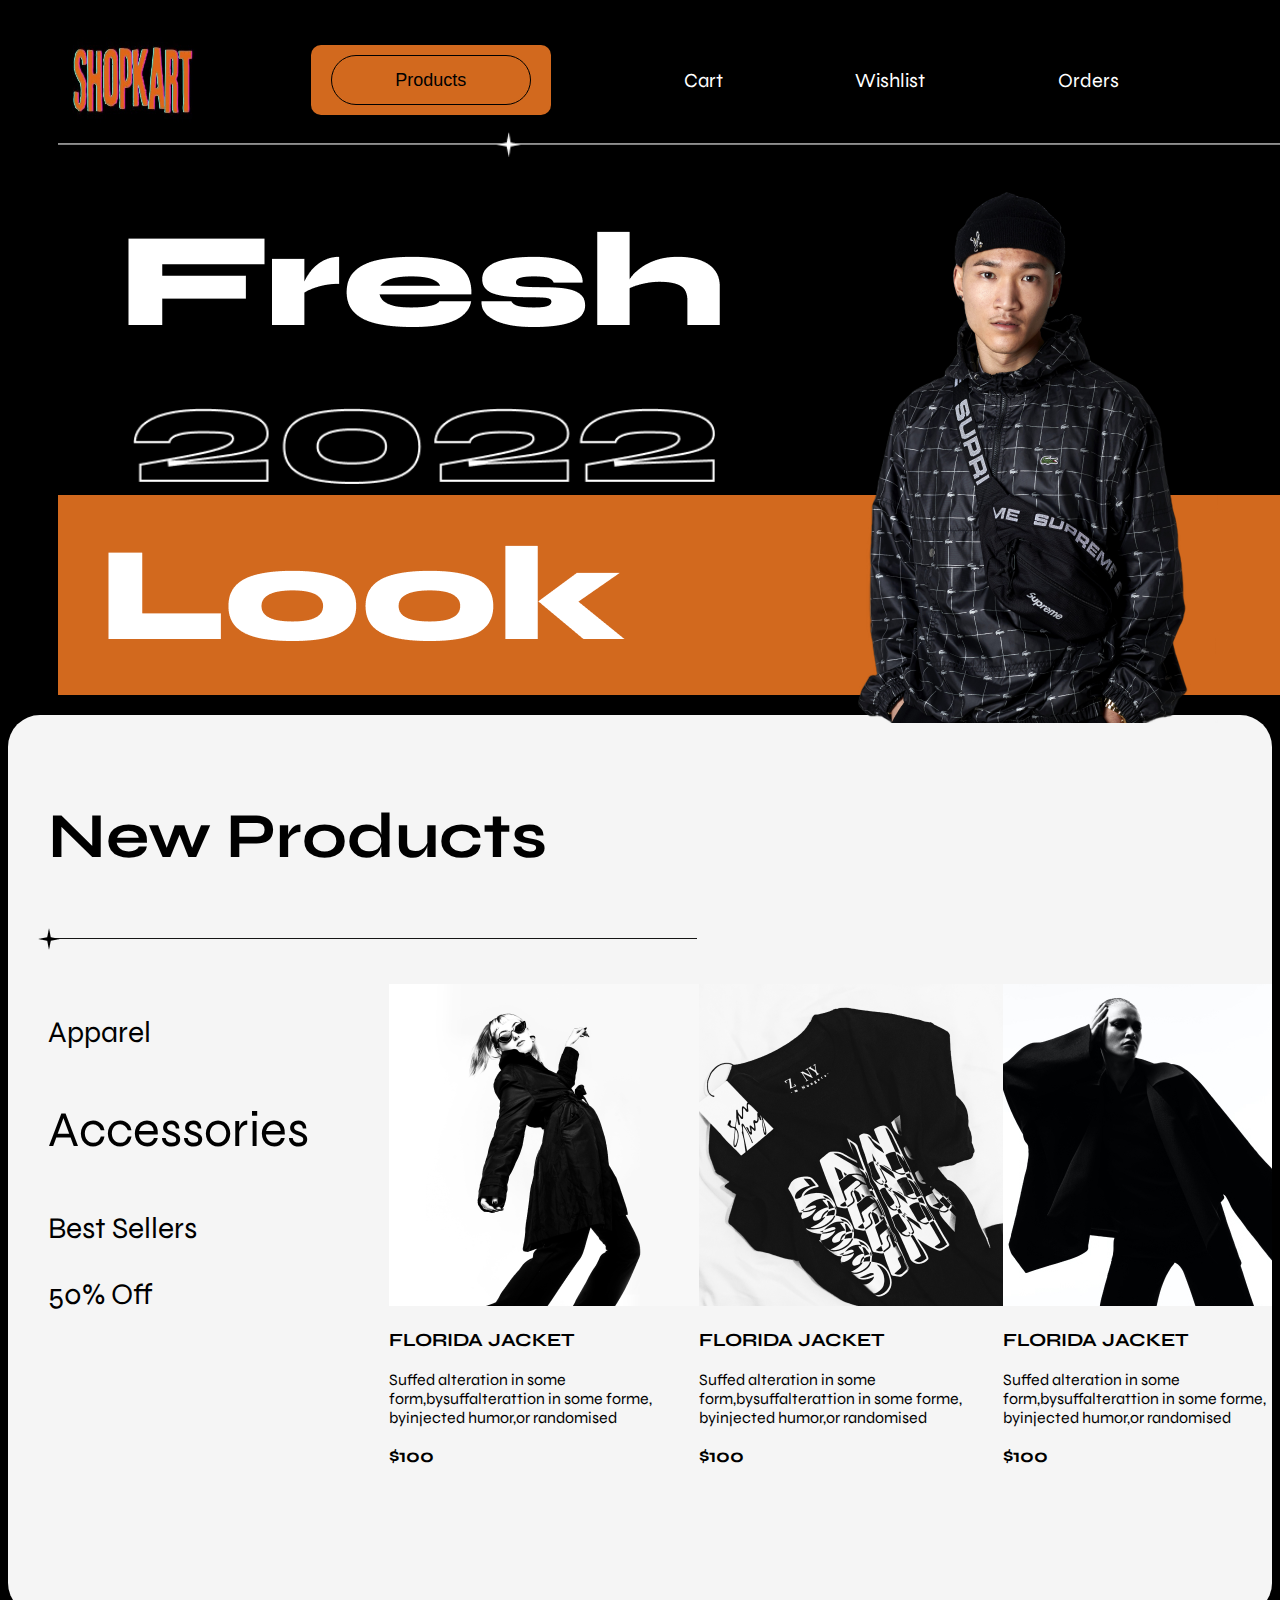
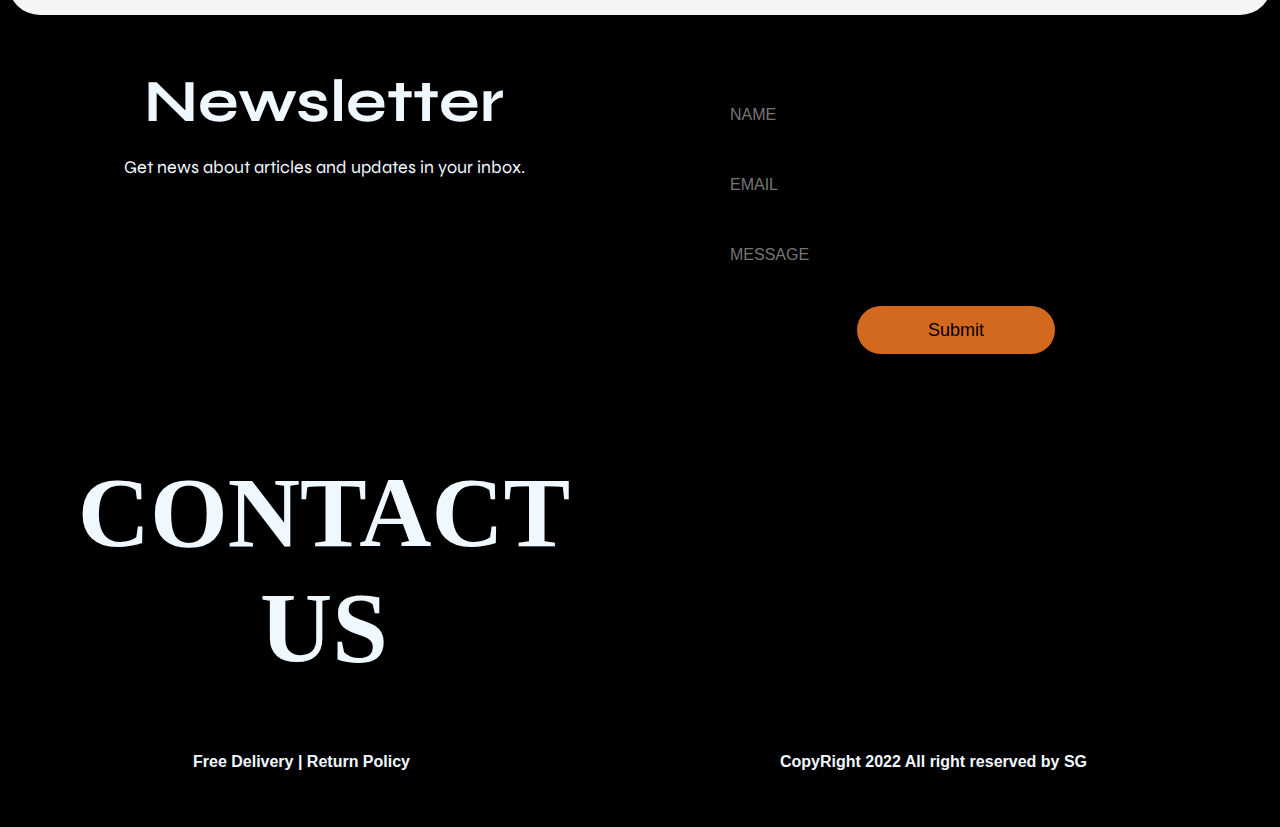
<file: index.html>
<!DOCTYPE html>
<html lang="en">
<head>
    <meta charset="UTF-8">
    <meta name="viewport" content="width=device-width, initial-scale=1.0">
    <link href="https://fonts.googleapis.com/css2?family=Syne:wght@400;500;600;700;800&display=swap" rel="stylesheet">
    <link rel="stylesheet" href="style.css">
    <title>ShopKart</title>
</head>
<body style="background-color: black;">
    <nav>
        <div class="scroll-up-btn">
            <i class="fas fa-angle-up"></i>
        </div>
        <div class="navTop">
            <div class="navitem">
                <img src="shopkart.jpg" alt="" class="gif">
            </div>
            <div class="navitem">
                <div class="search">
                    <form action="product.html" target="_blank" method = get>
                        <div class="ourproducts">
                            <input type="Submit" value="Products">
                             </div>
                    </form>    
                </div>
            </div>
            <div class="navitem">
                <span class="cart">Cart</span>
            </div>
            <div class="navitem">
                <span class="wishlist">Wishlist</span>
            </div>
            <div class="navitem">
                <span class="orders">Orders</span>
            </div>
        </br> 
            </div>
            <div class="line">
                <img src="Group 16.png" height="25px"   alt="">
         
            </div>
        </div>
       <div class="features">
       <img src="jessica-radanavong-IchPBHFD0pw-unsplash.png" align="right" alt="" class="featureimg">
        <img src="fresh.png" align="left" alt="" class="fresh">
        <img src="year.png" align="center" alt="" class="year">
        <img src="look.png" align="left" alt="" class="look">
       </div>
       <div class="shape"></div>
    </nav>
    <Section class="section-intro1">
        <header>
            <h1 id="product">New Products</h1>
            <div>
                <img src="Group 17.png" alt="">
            </div>
        </header>
        <section class="section-intro1-grid">

            <div class="section-intro1-grid-list">
                <ul type="none" class="list">
                    <li>
                        <p style="font-size: 30px;" style="margin: 30px;">Apparel</p>

                    </li>
                    <li>
                        <p style="font-size: 50px;" style="margin: 30px;">Accessories</p>

                    </li>
                    <li>
                        <p style="font-size: 30px;" style="margin: 30px;">Best Sellers</p>

                    </li>
                    <li>
                        <p style="font-size: 30px;" style="margin: 30px;">50% Off</p>

                    </li>
                </ul>
            </div>
            <div class="section-intro1-grid-images">
                <div class="imag1">
                    <img src="philipp-arlt-8EyB_RvaWtY-unsplash.png" alt="">
                    <div>
                        <h3>FLORIDA JACKET</h3>
                        <p>Suffed alteration in some form,bysuffalterattion in some forme, byinjected humor,or randomised</p>
                        <h3>$100</h3>
                    </div>

                </div>
                <div class="imag2">
                    <img src="zam-nungaray-acw3b7q6Ys0-unsplash.png" alt="">
                    <div>
                        <h3>FLORIDA JACKET</h3>
                        <p>Suffed alteration in some form,bysuffalterattion in some forme, byinjected humor,or randomised</p>
                        <h3>$100</h3>
                    </div>

                </div>
                <div class="imag3">
                    <img src="malicki-m-beser-PKMvkg7vnUo-unsplash.jpg" alt="">
                    <div>
                        <h3>FLORIDA JACKET</h3>
                        <p>Suffed alteration in some form,bysuffalterattion in some forme, byinjected humor,or randomised</p>
                        <h3>$100</h3>
                    </div>

                </div>
                <div class="imag4">
                    <img src="philipp-arlt-NmH9A0obon8-unsplash.png" alt="">
                    <div>
                        <h3>FLORIDA JACKET</h3>
                        <p>Suffed alteration in some form,bysuffalterattion in some forme, byinjected humor,or randomised</p>
                        <h3>$100</h3>
                    </div>

                </div>
            </div>
        </section>
    </Section>
    <section class="section-intro2">


        <div class="container-first-box">

            <div class="first-box-grid">

                <div>
                    <h1 id="newsletter">Newsletter</h1>
                    <p id="para">Get news about articles and updates in your inbox.</p>

                </div>
                <div class="center">
                    <form action="./submit.html" method="get">
                        <div class="text-field">
                            <label for="username">

                        </label>
                            <input type="text"  name="username" id="username" placeholder="NAME" required>
                        </div>
                        <div class="text-field">
                            <label for="email">

                        </label>
                            <input type="email"  name="email" id="email" placeholder="EMAIL" required>
                        </div>
                        <div class="text-field">
                            <label for="message">

                        </label>
                            <input type="text" name="message" id="message" placeholder="MESSAGE" required>

                        </div>

                        <div class="submit">
                        <input type="Submit" value="Submit">
                         </div>

                    </form>

                </div>
               <div>
                <h1 id = "touch">CONTACT US</h1>
               </div> 

            </div>
        </div>


        <div class="last-box">
            <div>
                <p>Free Delivery | Return Policy</p>
            </div>
            <div>
                <p>CopyRight 2022 All right reserved by SG</p>
            </div>
        </div>
    </section>
</body>
</html>
</file>
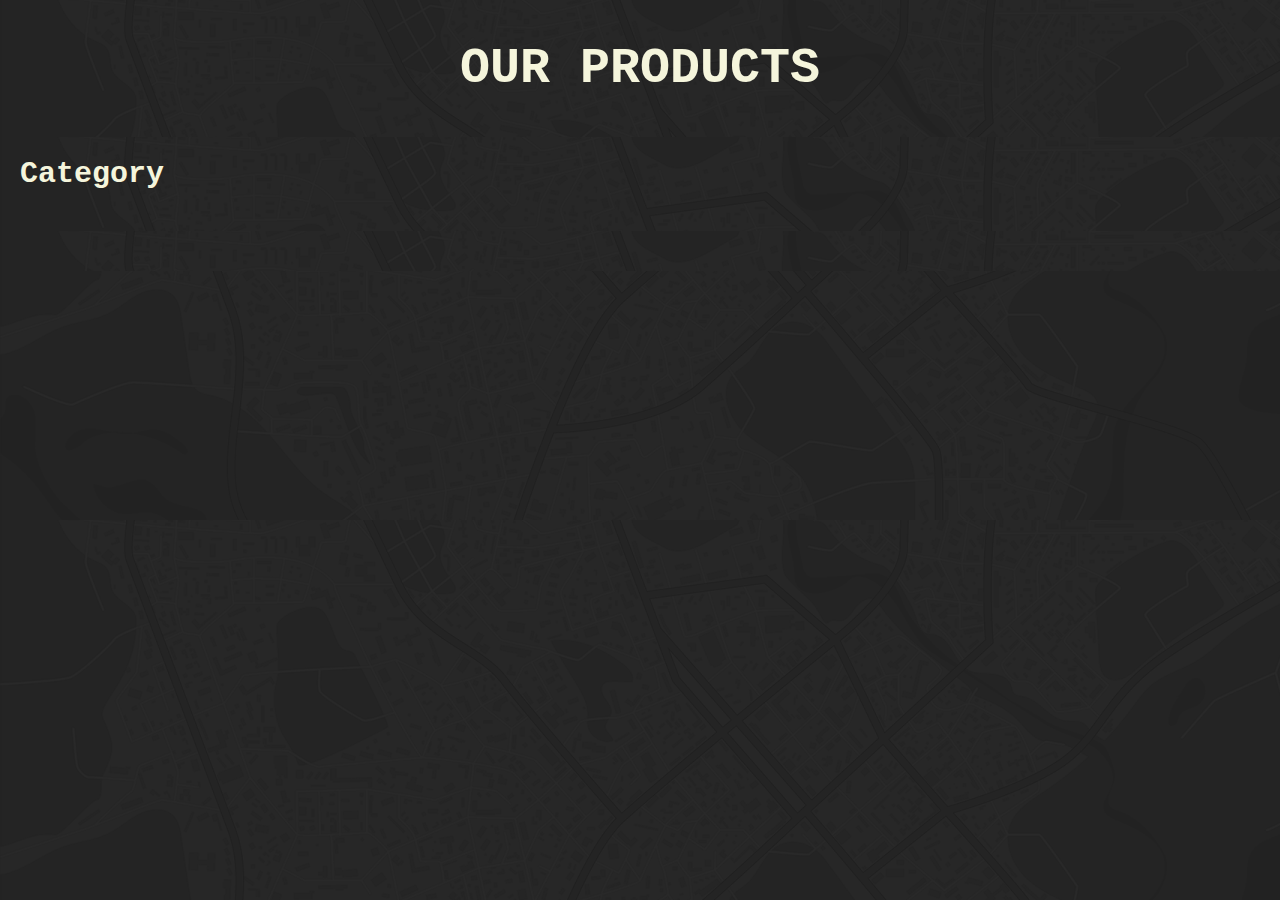
<file: product.html>
<!DOCTYPE html>
<html lang="en">
<head>
    <meta charset="UTF-8">
    <meta name="viewport" content="width=device-width, initial-scale=1.0">
    <title>Product List</title>
    <style>
        *{
            margin: 0px;
            padding: 0px;
            font-family: "syne",sans-serif;
            background-image: url(background.png);
        }
        .main{
            width: 1320px;
            margin: auto;
            justify-content: space-between;
        }
        h1{
            text-align: center;
            padding: 40px 0px;
        }
        .filterbox{
            flex-basis: 23%;
        }
        .product{
            flex-basis: 75%;
            display: flex;
            flex-wrap: wrap;
            justify-content: space-between;
        }

        .categoryList{
            margin-top: 20px;
            padding: 20px;
        }
        .categoryList label{
            display: block;
            padding: 10px 0px;
            color: beige;
            font-weight: 100;
            font-family: 'Courier New', Courier, monospace;
        }
        .productitems{
            padding: 10px;
            flex-basis: 25%;
            margin-bottom: 15px;
            box-shadow: 0px 0px 10px 2px #ccc;
        }
        .productitems img{
            width: 100%;
            height: 200px;
        }
        .productitems p{
            padding: 20px;
            font-size: 20px;
            color: beige;
            font-weight: 100;
            font-family: 'Courier New', Courier, monospace;
        }
        .productitems h3{
            padding: 20px;
            color: beige;
            font-weight: 100;
            font-family: 'Courier New', Courier, monospace;
             
        }
        #cate{
            padding: 20px;
            color:beige;
            font-family: 'Courier New', Courier, monospace;
            font-size: 30px;
        }
        #head{
            color:beige;
            font-family: 'Courier New', Courier, monospace;
            font-size: 50px;
        }
    </style>
</head>
<body>
    <h1 id="head">OUR PRODUCTS</h1>
    <div class=" main">
        <div class="filterbox">
            <h2 id="cate">Category</h2>
             <div class="categoryList">
                
             </div>
        </div>
        <div class="product">
            <div class="productitems">
        </div>
    </div>
</body>
<script>
    let productDiv=document.querySelector(".product");
    var categoryListDiv=document.querySelector(".categoryList");
    let allcat=[];
    let displayproduct=async(allcheckcat=[])=>{
        productDiv.innerHTML='';
        let product= await fetch('https://fakestoreapi.com/products'); 
        let finalproduct= await product.json();
        finalproduct.forEach(element => {

            if(!allcat.includes(element.category)){


            categoryListDiv.innerHTML+=`<label for="">
                    <input type="checkbox" onclick='categoryfilter()' value="${element.category}">${element.category}
                </label>`;
            allcat.push(element.category)    
            } 

            if(allcheckcat.length==0){
                allcheckcat=allcat;
            }

            if(allcheckcat.includes(element.category)){
 
            productDiv.innerHTML+=`<div class="productitems">
             <img src="${element.image}" alt="">
             <h3>${element.title}</h3>
             <p>Price : ${element.price}|${element.rating.rate}
                </p> 
             <p>${element.description}</p>  
            </div>`
        }
        });

    }
    displayproduct();
    
    let categoryfilter=()=>{
        let checkinput=document.querySelectorAll("input[type='checkbox']");
        let checkdata=[];
        checkinput.forEach((e)=>{
            if(e.checked){
                checkdata.push(e.value);
            }
        })
        displayproduct(checkdata)
    }

</script>

</html>
</file>
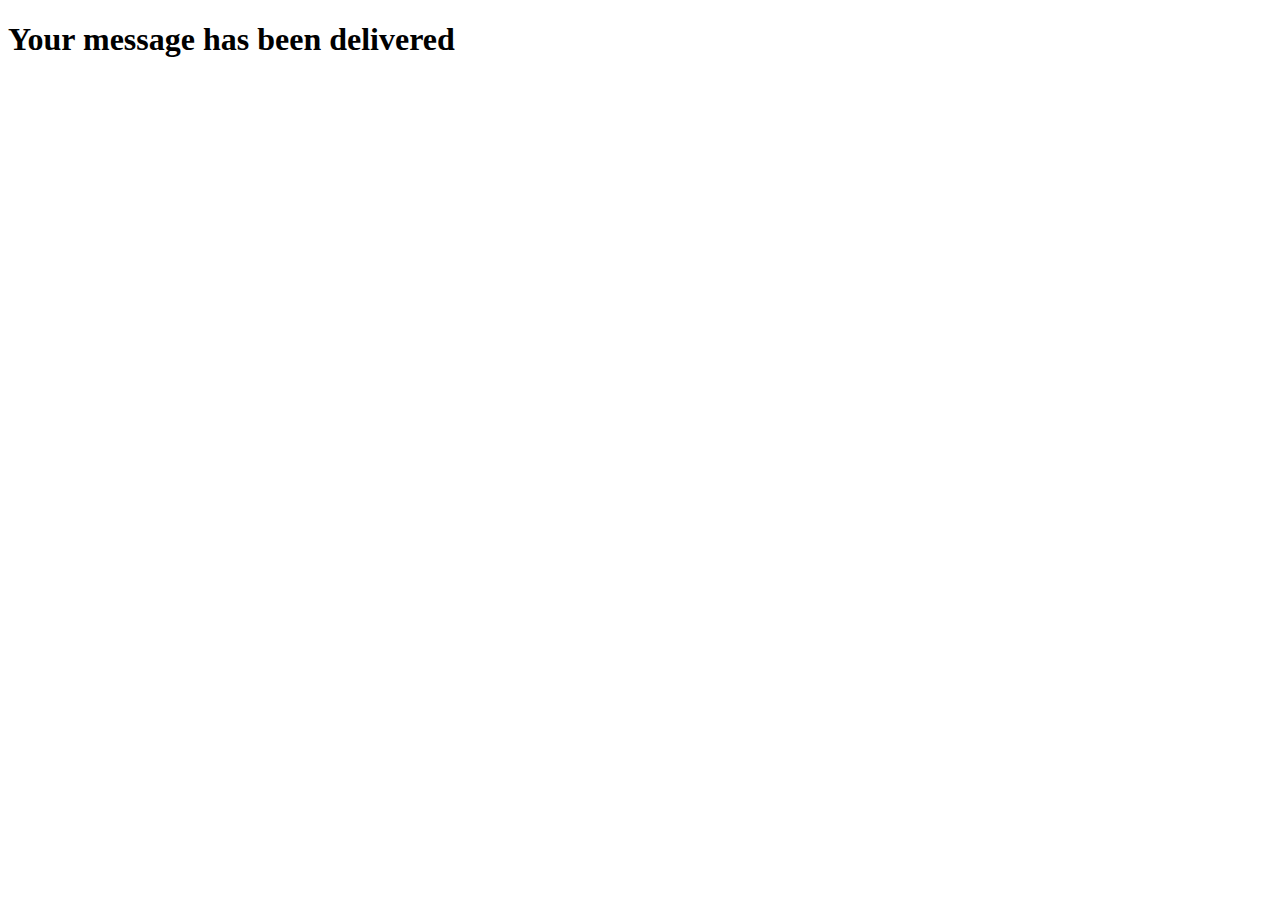
<file: submit.html>
<!DOCTYPE html>
<html lang="en">

<head>
    <meta charset="UTF-8">
    <meta http-equiv="X-UA-Compatible" content="IE=edge">
    <meta name="viewport" content="width=device-width, initial-scale=1.0">
    <title>SUMITTED</title>
</head>

<body>
    <h1>Your message has been delivered</h1>

</body>

</html>
</file>
<file: style.css>
.body{
    font-family: 'Syne', sans-serif;
}

.gif{
    width: 150px;
    height: 100px;
}

nav{
    color: white;
    padding: 20px 50px;
}
.navTop{
    display: flex;
    align-items:center;
    justify-content: space-between;
}

.search{
    display: flex;
    align-items: center;
    background-color: chocolate;
    padding: 10px 20px;
    border-radius: 10px;
}

.searchproduct{
    border: none;
    background-color: transparent;
}

.cart{
    font-family: "syne",sans-serif;
    font-size: 20px;
    margin-left: 30px;
    cursor: pointer;
}

.orders{
    font-family: "syne",sans-serif;
    font-size: 20px;
    margin-left: 30px;
    cursor: pointer;
}

.wishlist{
    font-family: "syne",sans-serif;
    font-size: 20px;
    margin-left: 30px;
    cursor: pointer;
}

.navbottom{
    display: flex;
    align-items: center;
    justify-content: center;
}

.product{
    font-family: "syne",sans-serif;
}

.list{
    cursor: pointer;
}

.menuitem{
    font-family: sans-serif;
    margin-left: 50px;
    margin-bottom: 30px;
    margin-top: 10px;
    cursor: pointer;
    font-weight: 400;
}

.year{
    padding: 10px;
    display: block;
    margin-left: auto;
    margin-right: auto;
    width: 50%;
}


.fresh{
    margin: 70px;
}

.look{
    margin: 50px;
}

.shape{
    width: 1450px;
    height: 200px;
    border-radius: 0%;
    background-color: chocolate;
}

.section-intro1 {
    font-family: "syne",sans-serif;
    height: 900px;
    background-color: whitesmoke;
    border-radius: 2rem;
    background-size: cover;
    width: 100%;
}

.section-intro1 header {
    width: 50%;
    height: auto;
    object-fit: cover;
    object-position: right;
    /* border: 2px solid green; */
    padding: 30px;
    margin: 0;
    margin-block: inherit;
}

.section-intro1 header h1 {
    padding: 10px;
    font-size: 5vmax;
    text-decoration: none;
}

.section-intro1 .section-intro1-grid {
    display: grid;
    grid-template-columns: auto auto;
    column-gap: 5rem;
    /* border: 2px solid blue; */
}

.section-intro1 .section-intro1-grid .section-intro1-grid-list {
    text-decoration: none;
}

.section-intro1 header img {
    height: auto;
    object-fit: cover;
}

.section-intro1 .section-intro1-grid {
    display: grid;
    grid-template-columns: auto auto;
    column-gap: 5rem;
    /* border: 2px solid blue; */
}

.section-intro1 .section-intro1-grid .section-intro1-grid-list {
    text-decoration: none;
}

.section-intro1 .section-intro1-grid .section-intro1-grid-images {
    display: grid;
    grid-template-columns: auto auto auto auto;
    overflow-x: scroll;
}

.section-intro2 {
    width: 100%;
    height: 80 0px;
    /* background-color: rgb(57, 55, 55); */
}

.section-intro2 .container-first-box {
    position: relative;
    text-align: center;
    /* bottom: 2%; */
    z-index: 2;
    /* height: 10px; */
    /* background-color: #ffffff; */
    background-image: url(background.png);
    background-repeat: no-repeat;
    background-attachment: fixed;
    /* background-position: right top | x% y% | xpos ypos; */
    /* background-clip: border-box|padding-box|content-box|initial|inherit; */
    /* background-size: auto|length|cover|contain|initial|inherit; */
    background-size: cover;
    width: 100%;
    height: auto;
    border-radius: 2rem;
}

.section-intro2 .container-first-box .first-box-grid {
    display: grid;
    grid-template-columns: repeat(2, 1fr);
    /* border: 2px solid red; */
    z-index: 1;
}

.section-intro2 .container-first-box .first-box-grid div {
    /* border: 2px solid rgb(132, 0, 255); */
    padding: 2.5rem;
    color: aliceblue;
}

.section-intro2 .last-box {
    /* position: relative; */
    font-family: 'poppins',sans-serif;
    font-size: 40;
    background-color: black;
    font-weight: bold;
    color: aliceblue;
    padding-block: 2rem;
    display: flex;
    flex-direction: row;
    align-items: center;
    justify-content: space-around;
    text-align: center;
}

form .text-field{
    position: relative;
    margin-bottom: -50px;
}

.text-field input{
    width: 100%;
    padding: 0 10px;
    height: 40px;
    font-size: 16px;
    border: none;
    background: transparent;
}

.textfield label{
    position: absolute;
    top: 50%;
    left: 50px; 
    color: #adadad;
    transform: translateY(-50%);
}
#touch{
    font-size: 100px;
    margin: -20px;
}

#newsletter{
    margin: 10px;
    font-size: 60px;
    font-family: "syne",sans-serif;
}

#para{
    font-family: "syne",sans-serif;
    font-size: 18px;
    font-weight: 300;
}

input[type="submit"]{
    width: 200px;
    height: 50px;
    border: 1px solid;
    background-color: chocolate;
    border-radius: 25px;
    font-size: 18px;
    color: black;
}
</file>
